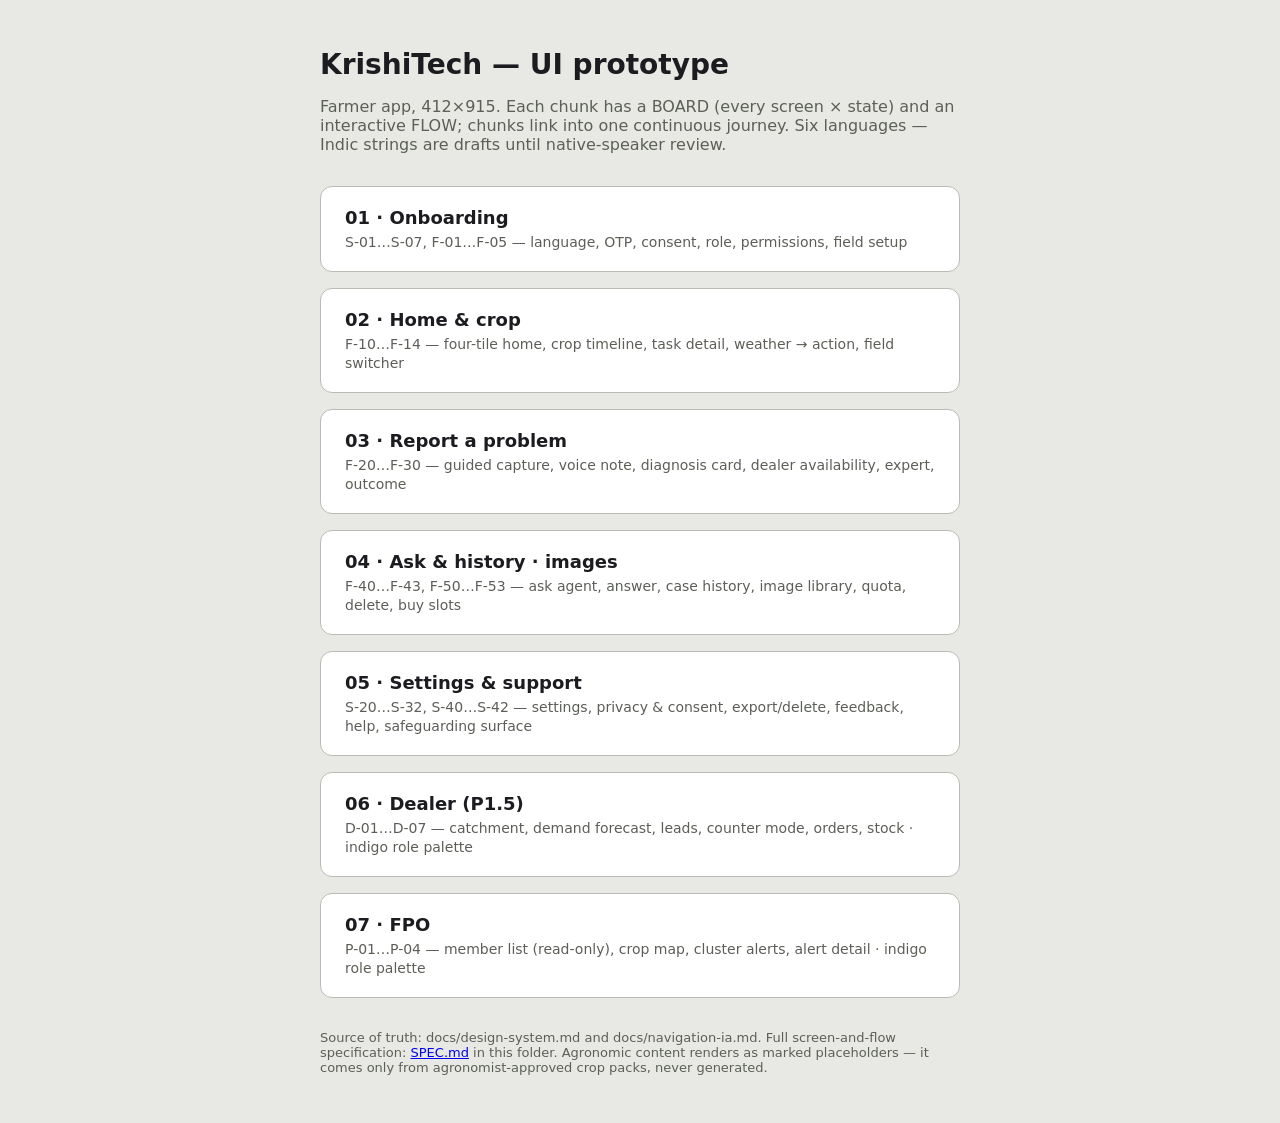
<file: design/prototype/index.html>
<!doctype html>
<html lang="en">
<head>
<meta charset="utf-8">
<meta name="viewport" content="width=device-width, initial-scale=1">
<title>KrishiTech — UI prototype</title>
<style>
  * { box-sizing: border-box; margin: 0; }
  body { font-family: system-ui, sans-serif; background: #E8E9E4; color: #1C1B1F; padding: 48px 24px; }
  main { max-width: 640px; margin: 0 auto; display: flex; flex-direction: column; gap: 16px; }
  h1 { font-size: 28px; }
  p.sub { color: #5C5F58; margin-bottom: 16px; }
  a.chunk {
    display: block; background: #fff; border: 1px solid #B9BCB4; border-radius: 12px;
    padding: 20px 24px; text-decoration: none; color: inherit;
  }
  a.chunk:hover { border-color: #17643B; }
  a.chunk b { display: block; font-size: 18px; margin-bottom: 4px; }
  a.chunk span { color: #5C5F58; font-size: 14px; }
  a.chunk.soon { opacity: 0.5; pointer-events: none; }
  footer { max-width: 640px; margin: 32px auto 0; color: #5C5F58; font-size: 13px; }
</style>
</head>
<body>
<main>
  <h1>KrishiTech — UI prototype</h1>
  <p class="sub">Farmer app, 412×915. Each chunk has a BOARD (every screen × state)
  and an interactive FLOW; chunks link into one continuous journey. Six languages —
  Indic strings are drafts until native-speaker review.</p>

  <a class="chunk" href="01-onboarding/index.html">
    <b>01 · Onboarding</b>
    <span>S-01…S-07, F-01…F-05 — language, OTP, consent, role, permissions, field setup</span>
  </a>
  <a class="chunk" href="02-home-crop/index.html">
    <b>02 · Home &amp; crop</b>
    <span>F-10…F-14 — four-tile home, crop timeline, task detail, weather → action, field switcher</span>
  </a>
  <a class="chunk" href="03-report-problem/index.html">
    <b>03 · Report a problem</b>
    <span>F-20…F-30 — guided capture, voice note, diagnosis card, dealer availability, expert, outcome</span>
  </a>
  <a class="chunk" href="04-ask-history/index.html">
    <b>04 · Ask &amp; history · images</b>
    <span>F-40…F-43, F-50…F-53 — ask agent, answer, case history, image library, quota, delete, buy slots</span>
  </a>
  <a class="chunk" href="05-settings/index.html">
    <b>05 · Settings &amp; support</b>
    <span>S-20…S-32, S-40…S-42 — settings, privacy &amp; consent, export/delete, feedback, help, safeguarding surface</span>
  </a>
  <a class="chunk" href="06-dealer/index.html">
    <b>06 · Dealer (P1.5)</b>
    <span>D-01…D-07 — catchment, demand forecast, leads, counter mode, orders, stock · indigo role palette</span>
  </a>
  <a class="chunk" href="07-fpo/index.html">
    <b>07 · FPO</b>
    <span>P-01…P-04 — member list (read-only), crop map, cluster alerts, alert detail · indigo role palette</span>
  </a>
</main>
<footer>
  Source of truth: docs/design-system.md and docs/navigation-ia.md.
  Full screen-and-flow specification: <a href="SPEC.md">SPEC.md</a> in this folder.
  Agronomic content renders as marked placeholders — it comes only from
  agronomist-approved crop packs, never generated.
</footer>
</body>
</html>
</file>
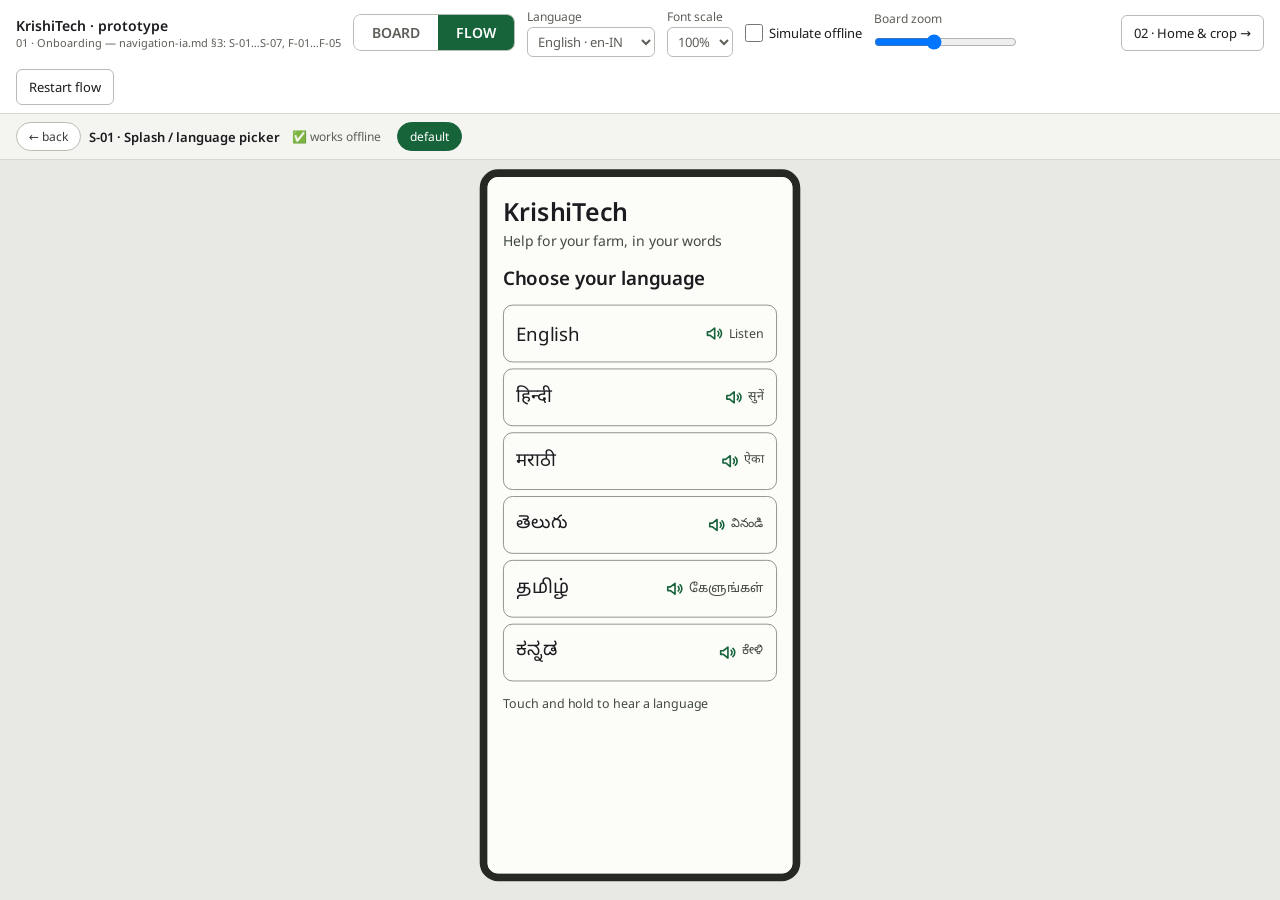
<file: design/prototype/01-onboarding/index.html>
<!doctype html>
<html lang="en">
<head>
<meta charset="utf-8">
<meta name="viewport" content="width=device-width, initial-scale=1">
<title>KrishiTech — 01 Onboarding prototype (S-01…S-07 · F-01…F-05)</title>
<link rel="preconnect" href="https://fonts.googleapis.com">
<link rel="preconnect" href="https://fonts.gstatic.com" crossorigin>
<link rel="stylesheet" href="https://fonts.googleapis.com/css2?family=Noto+Sans:wght@400;600&family=Noto+Sans+Devanagari:wght@400;600&family=Noto+Sans+Telugu:wght@400;600&family=Noto+Sans+Tamil:wght@400;600&family=Noto+Sans+Kannada:wght@400;600&display=swap">
<link rel="stylesheet" href="../shared/tokens.css">
<link rel="stylesheet" href="../shared/styles.css">
</head>
<body>

<header class="chrome">
  <div class="brand">KrishiTech · prototype
    <small id="brandSub"></small>
  </div>
  <nav class="seg" aria-label="View mode">
    <button id="btnBoard" type="button">BOARD</button>
    <button id="btnFlow" type="button">FLOW</button>
  </nav>
  <label class="ctl">Language
    <select id="selLang"></select>
  </label>
  <label class="ctl">Font scale
    <select id="selScale">
      <option value="1" selected>100%</option>
      <option value="1.5">150%</option>
      <option value="2">200%</option>
    </select>
  </label>
  <label class="toggle"><input type="checkbox" id="chkOffline"> Simulate offline</label>
  <label class="ctl">Board zoom
    <input type="range" id="rangeTiles" min="0.3" max="0.6" step="0.02" value="0.42">
  </label>
  <span class="spacer"></span>
  <span id="chunklinks"></span>
  <button class="plainbtn" id="btnRestart" type="button">Restart flow</button>
</header>

<div class="statebar" id="statebar"></div>
<main class="stage" id="stage"></main>
<div class="toast" id="toast" role="status"></div>

<noscript>This prototype needs JavaScript. Open index.html in any modern browser.</noscript>

<script src="../shared/strings/en-IN.js"></script>
<script src="../shared/strings/hi-IN.js"></script>
<script src="../shared/strings/mr-IN.js"></script>
<script src="../shared/strings/te-IN.js"></script>
<script src="../shared/strings/ta-IN.js"></script>
<script src="../shared/strings/kn-IN.js"></script>
<script src="../shared/proto.js"></script>
<script src="screens.js"></script>
</body>
</html>
</file>
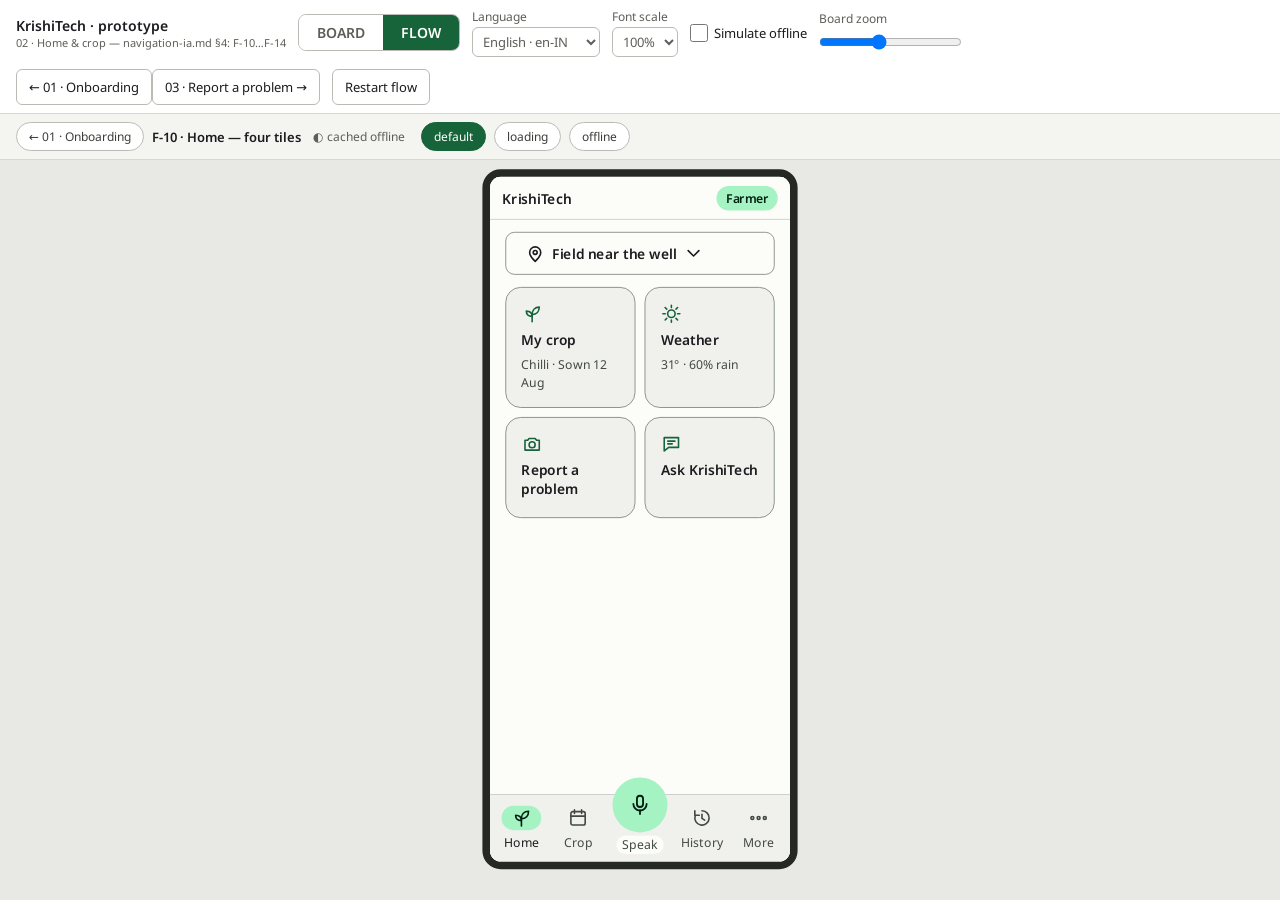
<file: design/prototype/02-home-crop/index.html>
<!doctype html>
<html lang="en">
<head>
<meta charset="utf-8">
<meta name="viewport" content="width=device-width, initial-scale=1">
<title>KrishiTech — 02 Home &amp; crop prototype (F-10…F-14)</title>
<link rel="preconnect" href="https://fonts.googleapis.com">
<link rel="preconnect" href="https://fonts.gstatic.com" crossorigin>
<link rel="stylesheet" href="https://fonts.googleapis.com/css2?family=Noto+Sans:wght@400;600&family=Noto+Sans+Devanagari:wght@400;600&family=Noto+Sans+Telugu:wght@400;600&family=Noto+Sans+Tamil:wght@400;600&family=Noto+Sans+Kannada:wght@400;600&display=swap">
<link rel="stylesheet" href="../shared/tokens.css">
<link rel="stylesheet" href="../shared/styles.css">
</head>
<body>

<header class="chrome">
  <div class="brand">KrishiTech · prototype
    <small id="brandSub"></small>
  </div>
  <nav class="seg" aria-label="View mode">
    <button id="btnBoard" type="button">BOARD</button>
    <button id="btnFlow" type="button">FLOW</button>
  </nav>
  <label class="ctl">Language
    <select id="selLang"></select>
  </label>
  <label class="ctl">Font scale
    <select id="selScale">
      <option value="1" selected>100%</option>
      <option value="1.5">150%</option>
      <option value="2">200%</option>
    </select>
  </label>
  <label class="toggle"><input type="checkbox" id="chkOffline"> Simulate offline</label>
  <label class="ctl">Board zoom
    <input type="range" id="rangeTiles" min="0.3" max="0.6" step="0.02" value="0.42">
  </label>
  <span class="spacer"></span>
  <span id="chunklinks"></span>
  <button class="plainbtn" id="btnRestart" type="button">Restart flow</button>
</header>

<div class="statebar" id="statebar"></div>
<main class="stage" id="stage"></main>
<div class="toast" id="toast" role="status"></div>

<noscript>This prototype needs JavaScript. Open index.html in any modern browser.</noscript>

<script src="../shared/strings/en-IN.js"></script>
<script src="../shared/strings/hi-IN.js"></script>
<script src="../shared/strings/mr-IN.js"></script>
<script src="../shared/strings/te-IN.js"></script>
<script src="../shared/strings/ta-IN.js"></script>
<script src="../shared/strings/kn-IN.js"></script>
<script src="../shared/proto.js"></script>
<script src="screens.js"></script>
</body>
</html>
</file>
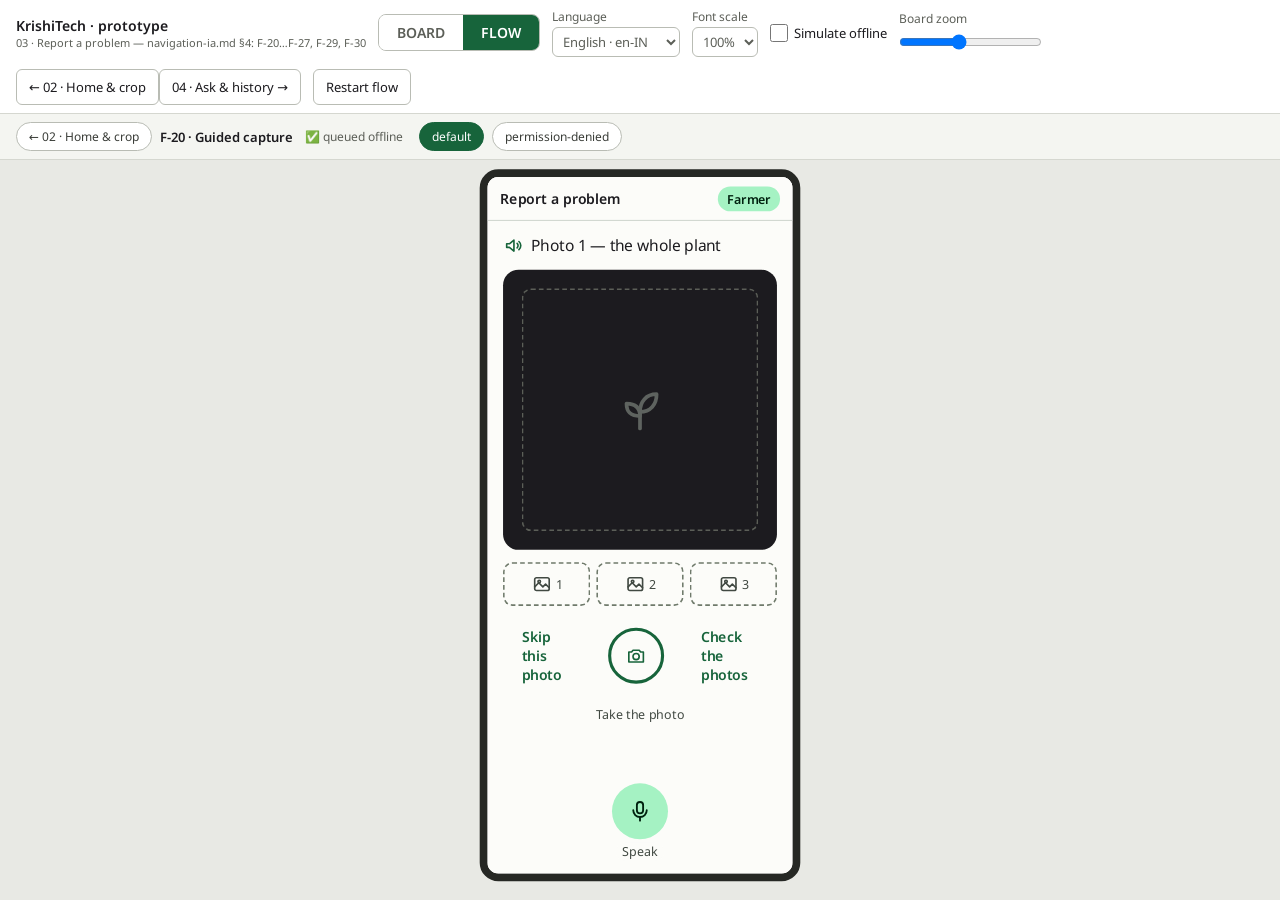
<file: design/prototype/03-report-problem/index.html>
<!doctype html>
<html lang="en">
<head>
<meta charset="utf-8">
<meta name="viewport" content="width=device-width, initial-scale=1">
<title>KrishiTech — 03 Report a problem prototype (F-20…F-30)</title>
<link rel="preconnect" href="https://fonts.googleapis.com">
<link rel="preconnect" href="https://fonts.gstatic.com" crossorigin>
<link rel="stylesheet" href="https://fonts.googleapis.com/css2?family=Noto+Sans:wght@400;600&family=Noto+Sans+Devanagari:wght@400;600&family=Noto+Sans+Telugu:wght@400;600&family=Noto+Sans+Tamil:wght@400;600&family=Noto+Sans+Kannada:wght@400;600&display=swap">
<link rel="stylesheet" href="../shared/tokens.css">
<link rel="stylesheet" href="../shared/styles.css">
</head>
<body>

<header class="chrome">
  <div class="brand">KrishiTech · prototype
    <small id="brandSub"></small>
  </div>
  <nav class="seg" aria-label="View mode">
    <button id="btnBoard" type="button">BOARD</button>
    <button id="btnFlow" type="button">FLOW</button>
  </nav>
  <label class="ctl">Language
    <select id="selLang"></select>
  </label>
  <label class="ctl">Font scale
    <select id="selScale">
      <option value="1" selected>100%</option>
      <option value="1.5">150%</option>
      <option value="2">200%</option>
    </select>
  </label>
  <label class="toggle"><input type="checkbox" id="chkOffline"> Simulate offline</label>
  <label class="ctl">Board zoom
    <input type="range" id="rangeTiles" min="0.3" max="0.6" step="0.02" value="0.42">
  </label>
  <span class="spacer"></span>
  <span id="chunklinks"></span>
  <button class="plainbtn" id="btnRestart" type="button">Restart flow</button>
</header>

<div class="statebar" id="statebar"></div>
<main class="stage" id="stage"></main>
<div class="toast" id="toast" role="status"></div>

<noscript>This prototype needs JavaScript. Open index.html in any modern browser.</noscript>

<script src="../shared/strings/en-IN.js"></script>
<script src="../shared/strings/hi-IN.js"></script>
<script src="../shared/strings/mr-IN.js"></script>
<script src="../shared/strings/te-IN.js"></script>
<script src="../shared/strings/ta-IN.js"></script>
<script src="../shared/strings/kn-IN.js"></script>
<script src="../shared/proto.js"></script>
<script src="screens.js"></script>
</body>
</html>
</file>
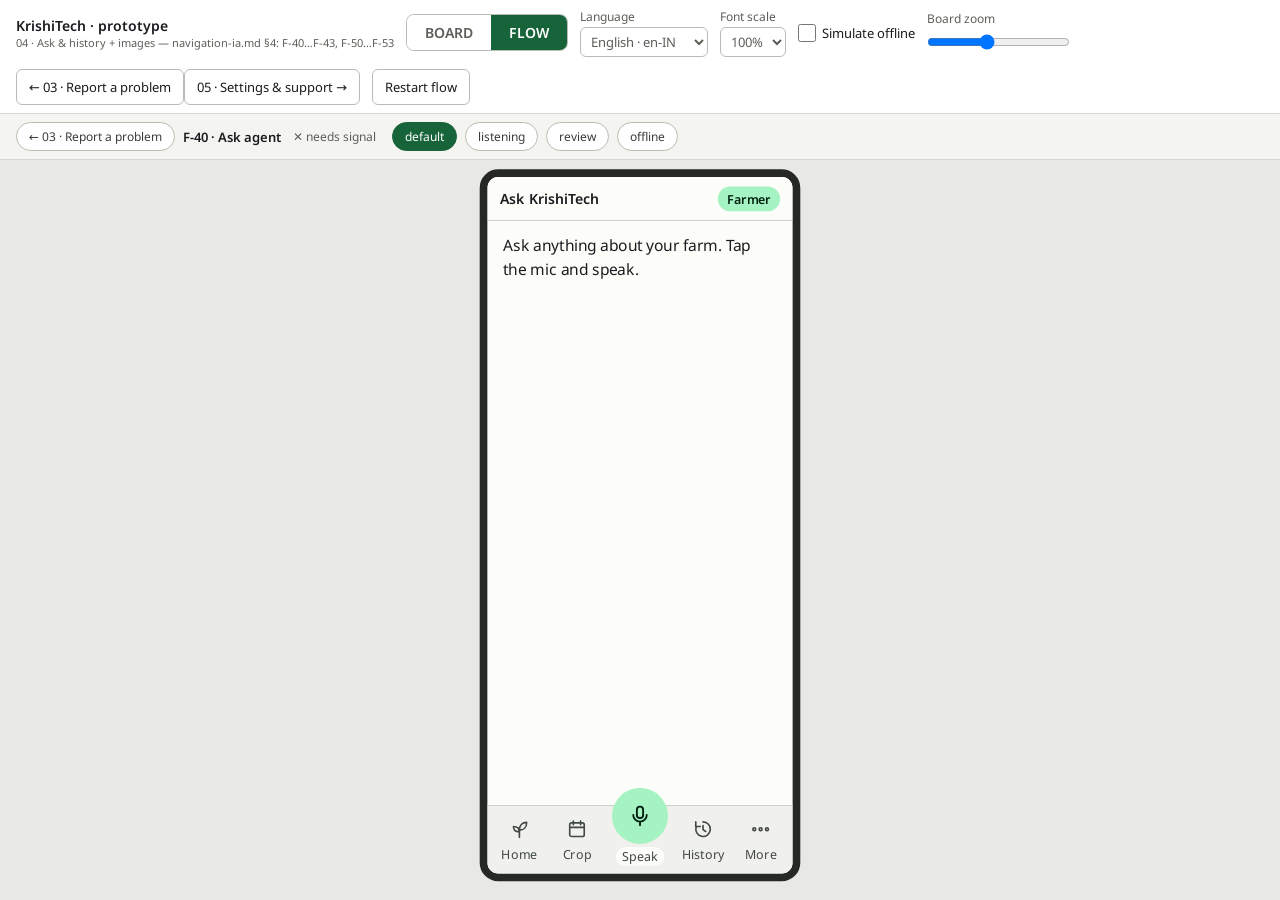
<file: design/prototype/04-ask-history/index.html>
<!doctype html>
<html lang="en">
<head>
<meta charset="utf-8">
<meta name="viewport" content="width=device-width, initial-scale=1">
<title>KrishiTech — 04 Ask &amp; history prototype (F-40…F-43 · F-50…F-53)</title>
<link rel="preconnect" href="https://fonts.googleapis.com">
<link rel="preconnect" href="https://fonts.gstatic.com" crossorigin>
<link rel="stylesheet" href="https://fonts.googleapis.com/css2?family=Noto+Sans:wght@400;600&family=Noto+Sans+Devanagari:wght@400;600&family=Noto+Sans+Telugu:wght@400;600&family=Noto+Sans+Tamil:wght@400;600&family=Noto+Sans+Kannada:wght@400;600&display=swap">
<link rel="stylesheet" href="../shared/tokens.css">
<link rel="stylesheet" href="../shared/styles.css">
</head>
<body>

<header class="chrome">
  <div class="brand">KrishiTech · prototype
    <small id="brandSub"></small>
  </div>
  <nav class="seg" aria-label="View mode">
    <button id="btnBoard" type="button">BOARD</button>
    <button id="btnFlow" type="button">FLOW</button>
  </nav>
  <label class="ctl">Language
    <select id="selLang"></select>
  </label>
  <label class="ctl">Font scale
    <select id="selScale">
      <option value="1" selected>100%</option>
      <option value="1.5">150%</option>
      <option value="2">200%</option>
    </select>
  </label>
  <label class="toggle"><input type="checkbox" id="chkOffline"> Simulate offline</label>
  <label class="ctl">Board zoom
    <input type="range" id="rangeTiles" min="0.3" max="0.6" step="0.02" value="0.42">
  </label>
  <span class="spacer"></span>
  <span id="chunklinks"></span>
  <button class="plainbtn" id="btnRestart" type="button">Restart flow</button>
</header>

<div class="statebar" id="statebar"></div>
<main class="stage" id="stage"></main>
<div class="toast" id="toast" role="status"></div>

<noscript>This prototype needs JavaScript. Open index.html in any modern browser.</noscript>

<script src="../shared/strings/en-IN.js"></script>
<script src="../shared/strings/hi-IN.js"></script>
<script src="../shared/strings/mr-IN.js"></script>
<script src="../shared/strings/te-IN.js"></script>
<script src="../shared/strings/ta-IN.js"></script>
<script src="../shared/strings/kn-IN.js"></script>
<script src="../shared/proto.js"></script>
<script src="screens.js"></script>
</body>
</html>
</file>
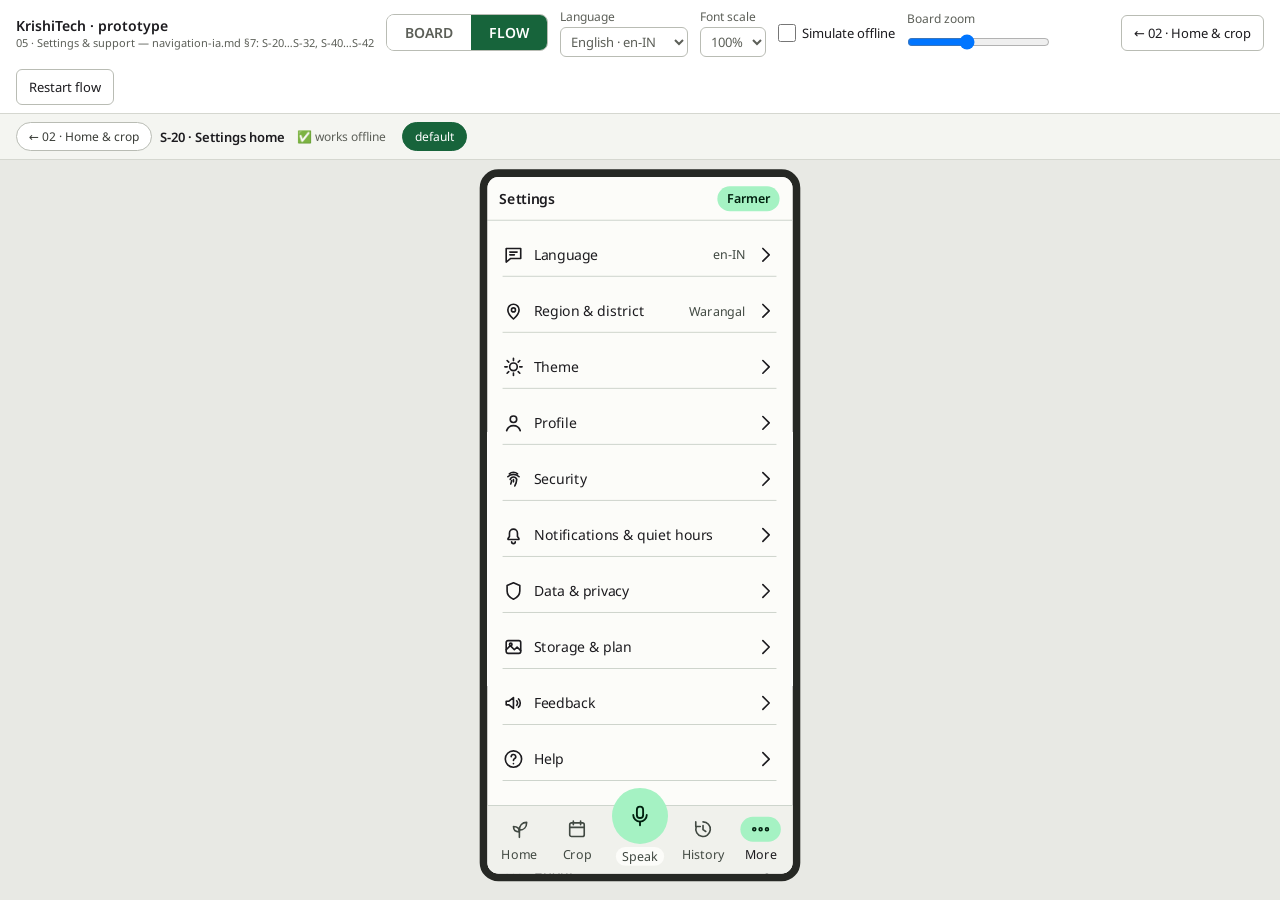
<file: design/prototype/05-settings/index.html>
<!doctype html>
<html lang="en">
<head>
<meta charset="utf-8">
<meta name="viewport" content="width=device-width, initial-scale=1">
<title>KrishiTech — 05 Settings &amp; support prototype (S-20…S-42)</title>
<link rel="preconnect" href="https://fonts.googleapis.com">
<link rel="preconnect" href="https://fonts.gstatic.com" crossorigin>
<link rel="stylesheet" href="https://fonts.googleapis.com/css2?family=Noto+Sans:wght@400;600&family=Noto+Sans+Devanagari:wght@400;600&family=Noto+Sans+Telugu:wght@400;600&family=Noto+Sans+Tamil:wght@400;600&family=Noto+Sans+Kannada:wght@400;600&display=swap">
<link rel="stylesheet" href="../shared/tokens.css">
<link rel="stylesheet" href="../shared/styles.css">
</head>
<body>

<header class="chrome">
  <div class="brand">KrishiTech · prototype
    <small id="brandSub"></small>
  </div>
  <nav class="seg" aria-label="View mode">
    <button id="btnBoard" type="button">BOARD</button>
    <button id="btnFlow" type="button">FLOW</button>
  </nav>
  <label class="ctl">Language
    <select id="selLang"></select>
  </label>
  <label class="ctl">Font scale
    <select id="selScale">
      <option value="1" selected>100%</option>
      <option value="1.5">150%</option>
      <option value="2">200%</option>
    </select>
  </label>
  <label class="toggle"><input type="checkbox" id="chkOffline"> Simulate offline</label>
  <label class="ctl">Board zoom
    <input type="range" id="rangeTiles" min="0.3" max="0.6" step="0.02" value="0.42">
  </label>
  <span class="spacer"></span>
  <span id="chunklinks"></span>
  <button class="plainbtn" id="btnRestart" type="button">Restart flow</button>
</header>

<div class="statebar" id="statebar"></div>
<main class="stage" id="stage"></main>
<div class="toast" id="toast" role="status"></div>

<noscript>This prototype needs JavaScript. Open index.html in any modern browser.</noscript>

<script src="../shared/strings/en-IN.js"></script>
<script src="../shared/strings/hi-IN.js"></script>
<script src="../shared/strings/mr-IN.js"></script>
<script src="../shared/strings/te-IN.js"></script>
<script src="../shared/strings/ta-IN.js"></script>
<script src="../shared/strings/kn-IN.js"></script>
<script src="../shared/proto.js"></script>
<script src="screens.js"></script>
</body>
</html>
</file>
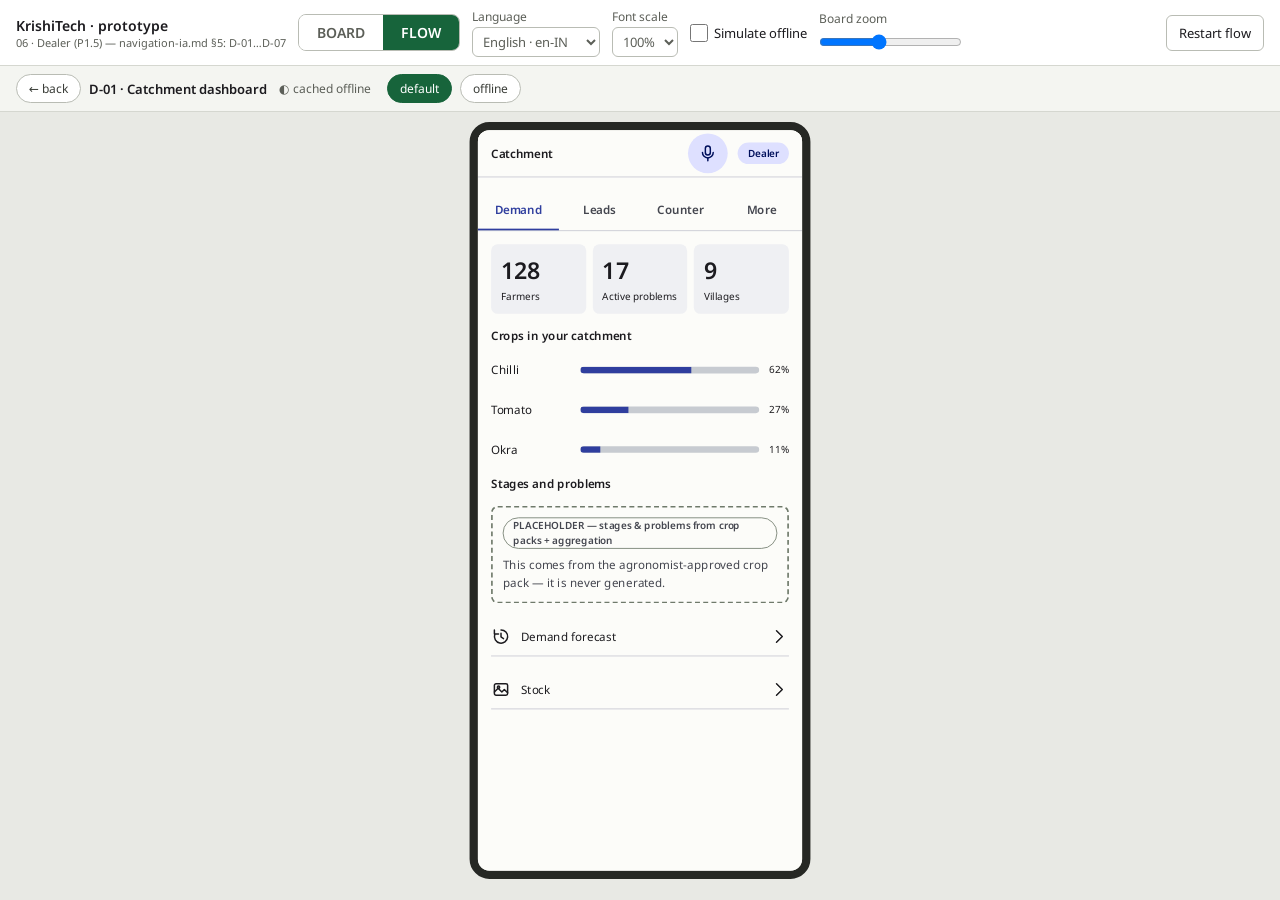
<file: design/prototype/06-dealer/index.html>
<!doctype html>
<html lang="en">
<head>
<meta charset="utf-8">
<meta name="viewport" content="width=device-width, initial-scale=1">
<title>KrishiTech — 06 Dealer prototype (D-01…D-07)</title>
<link rel="preconnect" href="https://fonts.googleapis.com">
<link rel="preconnect" href="https://fonts.gstatic.com" crossorigin>
<link rel="stylesheet" href="https://fonts.googleapis.com/css2?family=Noto+Sans:wght@400;600&family=Noto+Sans+Devanagari:wght@400;600&family=Noto+Sans+Telugu:wght@400;600&family=Noto+Sans+Tamil:wght@400;600&family=Noto+Sans+Kannada:wght@400;600&display=swap">
<link rel="stylesheet" href="../shared/tokens.css">
<link rel="stylesheet" href="../shared/styles.css">
</head>
<body>

<header class="chrome">
  <div class="brand">KrishiTech · prototype
    <small id="brandSub"></small>
  </div>
  <nav class="seg" aria-label="View mode">
    <button id="btnBoard" type="button">BOARD</button>
    <button id="btnFlow" type="button">FLOW</button>
  </nav>
  <label class="ctl">Language
    <select id="selLang"></select>
  </label>
  <label class="ctl">Font scale
    <select id="selScale">
      <option value="1" selected>100%</option>
      <option value="1.5">150%</option>
      <option value="2">200%</option>
    </select>
  </label>
  <label class="toggle"><input type="checkbox" id="chkOffline"> Simulate offline</label>
  <label class="ctl">Board zoom
    <input type="range" id="rangeTiles" min="0.3" max="0.6" step="0.02" value="0.42">
  </label>
  <span class="spacer"></span>
  <span id="chunklinks"></span>
  <button class="plainbtn" id="btnRestart" type="button">Restart flow</button>
</header>

<div class="statebar" id="statebar"></div>
<main class="stage" id="stage"></main>
<div class="toast" id="toast" role="status"></div>

<noscript>This prototype needs JavaScript. Open index.html in any modern browser.</noscript>

<script src="../shared/strings/en-IN.js"></script>
<script src="../shared/strings/hi-IN.js"></script>
<script src="../shared/strings/mr-IN.js"></script>
<script src="../shared/strings/te-IN.js"></script>
<script src="../shared/strings/ta-IN.js"></script>
<script src="../shared/strings/kn-IN.js"></script>
<script src="../shared/proto.js"></script>
<script src="screens.js"></script>
</body>
</html>
</file>
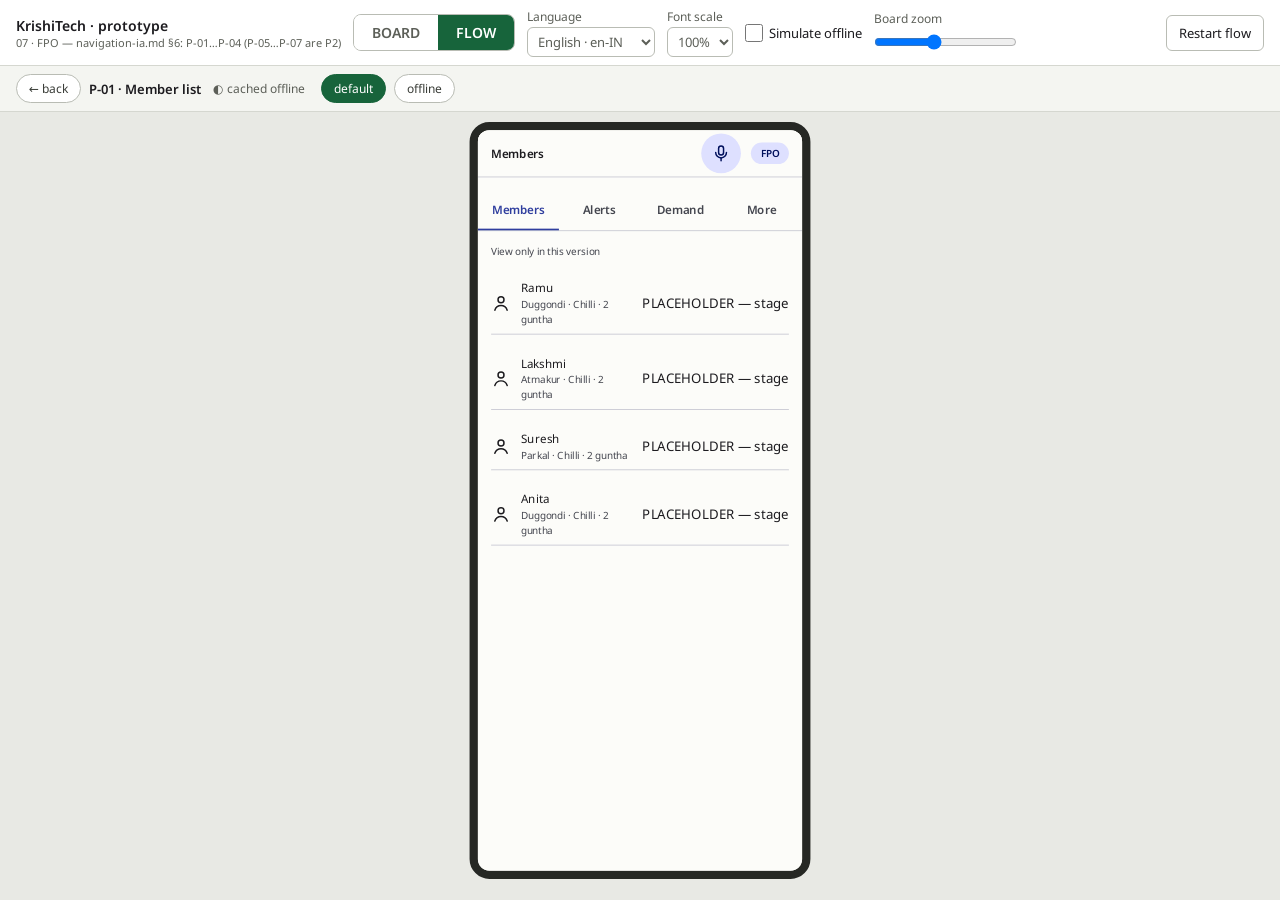
<file: design/prototype/07-fpo/index.html>
<!doctype html>
<html lang="en">
<head>
<meta charset="utf-8">
<meta name="viewport" content="width=device-width, initial-scale=1">
<title>KrishiTech — 07 FPO prototype (P-01…P-04)</title>
<link rel="preconnect" href="https://fonts.googleapis.com">
<link rel="preconnect" href="https://fonts.gstatic.com" crossorigin>
<link rel="stylesheet" href="https://fonts.googleapis.com/css2?family=Noto+Sans:wght@400;600&family=Noto+Sans+Devanagari:wght@400;600&family=Noto+Sans+Telugu:wght@400;600&family=Noto+Sans+Tamil:wght@400;600&family=Noto+Sans+Kannada:wght@400;600&display=swap">
<link rel="stylesheet" href="../shared/tokens.css">
<link rel="stylesheet" href="../shared/styles.css">
</head>
<body>

<header class="chrome">
  <div class="brand">KrishiTech · prototype
    <small id="brandSub"></small>
  </div>
  <nav class="seg" aria-label="View mode">
    <button id="btnBoard" type="button">BOARD</button>
    <button id="btnFlow" type="button">FLOW</button>
  </nav>
  <label class="ctl">Language
    <select id="selLang"></select>
  </label>
  <label class="ctl">Font scale
    <select id="selScale">
      <option value="1" selected>100%</option>
      <option value="1.5">150%</option>
      <option value="2">200%</option>
    </select>
  </label>
  <label class="toggle"><input type="checkbox" id="chkOffline"> Simulate offline</label>
  <label class="ctl">Board zoom
    <input type="range" id="rangeTiles" min="0.3" max="0.6" step="0.02" value="0.42">
  </label>
  <span class="spacer"></span>
  <span id="chunklinks"></span>
  <button class="plainbtn" id="btnRestart" type="button">Restart flow</button>
</header>

<div class="statebar" id="statebar"></div>
<main class="stage" id="stage"></main>
<div class="toast" id="toast" role="status"></div>

<noscript>This prototype needs JavaScript. Open index.html in any modern browser.</noscript>

<script src="../shared/strings/en-IN.js"></script>
<script src="../shared/strings/hi-IN.js"></script>
<script src="../shared/strings/mr-IN.js"></script>
<script src="../shared/strings/te-IN.js"></script>
<script src="../shared/strings/ta-IN.js"></script>
<script src="../shared/strings/kn-IN.js"></script>
<script src="../shared/proto.js"></script>
<script src="screens.js"></script>
</body>
</html>
</file>
<file: design/prototype/shared/tokens.css>
/* =============================================================================
   KrishiTech — design tokens (prototype mirror)
   Source of truth: docs/design-system.md — every value cites its section.
   [derived] = NOT stated in the doc: hand-derived from the §2.1 seeds pending
   the Material Theme Builder export. Replace with the export, keep the names.
   Rendering basis: 1dp = 1px, 1sp = 1px × --sp-factor (font-scale switch).
   ============================================================================= */

:root {
  /* --------------------------------------------------------------- font scale
     §3.5 — layouts must survive 200% font scale. Chrome switch sets this. */
  --sp-factor: 1;

  /* ---------------------------------------------------- §2.1 seeds — farmer */
  --seed-primary:   #17643B;  /* deep leaf   */
  --seed-secondary: #7A5B12;  /* earth ochre */
  --seed-tertiary:  #0E5C63;  /* deep teal   */
  --seed-neutral:   #5C5F58;

  /* -------------------------------------- brand / chrome layer (§1, farmer)
     Light scheme only — §2.5: farmer is light-only in P1.                  */
  --md-primary:              #17643B;  /* seed used as primary40 [derived] */
  --md-on-primary:           #FFFFFF;  /* [derived] */
  --md-primary-container:    #A5F2C3;  /* [derived] */
  --md-on-primary-container: #00210F;  /* [derived] */
  --md-secondary:            #7A5B12;  /* seed as secondary40 [derived] */
  --md-on-secondary:         #FFFFFF;  /* [derived] */
  --md-secondary-container:  #FFDF9E;  /* [derived] */
  --md-on-secondary-container:#251A00; /* [derived] */
  --md-tertiary:             #0E5C63;  /* seed as tertiary40 [derived] */
  --md-on-tertiary:          #FFFFFF;  /* [derived] */
  --md-tertiary-container:   #A9EDF3;  /* [derived] */
  --md-on-tertiary-container:#001F23;  /* [derived] */
  --md-surface:              #FCFCF9;  /* §2.3 — stated light surface */
  --md-on-surface:           #1C1B1F;  /* [derived]; matches §2.7 text */
  --md-surface-container:    #F0F1EC;  /* tonal card surface [derived] */
  --md-surface-container-high:#EAEBE6; /* [derived] */
  --md-on-surface-variant:   #414942;  /* [derived] */
  --md-outline:              #717A70;  /* [derived] */
  --md-outline-variant:      #C1C9C0;  /* [derived] */

  /* M3 error role [derived — see UNSPECIFIED #3 in README]:
     §2.3 forbids the statusUrgent TOKEN on generic errors; it defines no
     error role. M3 baseline error is used. Hex coincides with statusUrgent;
     the token is distinct on purpose (§1 two-layer rule). */
  --md-error:            #B3261E;
  --md-on-error:         #FFFFFF;
  --md-error-container:  #F9DEDC;
  --md-on-error-container:#410E0B;

  /* ------------------------------- semantic layer (§2.3 — stated verbatim) */
  --status-urgent:            #B3261E;
  --status-urgent-container:  #F9DEDC;
  --status-caution:           #8A5000;
  --status-caution-container: #FFDDB0;
  --status-info:              #0B5C8A;
  --status-info-container:    #CDE7F8;
  --outline-quiet:            #6F7A6B;
  --confidence-fill:          #3D4A5C;
  --confidence-track:         #C7CBD1;

  /* --------------------------------------- §3.3 type scale — farmer (sp) */
  --type-answer-size: calc(32px * var(--sp-factor));
  --type-answer-line: calc(48px * var(--sp-factor));
  --type-answer-weight: 600;
  --type-title-size:  calc(24px * var(--sp-factor));
  --type-title-line:  calc(36px * var(--sp-factor));
  --type-title-weight: 600;
  --type-bodylarge-size: calc(20px * var(--sp-factor));
  --type-bodylarge-line: calc(31px * var(--sp-factor));
  --type-body-size:   calc(18px * var(--sp-factor));
  --type-body-line:   calc(28px * var(--sp-factor));
  --type-label-size:  calc(18px * var(--sp-factor));
  --type-label-line:  calc(24px * var(--sp-factor));
  --type-label-weight: 600;
  --type-caption-size: calc(16px * var(--sp-factor));
  --type-caption-line: calc(24px * var(--sp-factor));

  /* §3.1 families — Noto only; weights 400/600 only (§3.1) */
  --font-latin: "Noto Sans", system-ui, sans-serif;
  --font-deva:  "Noto Sans Devanagari", system-ui, sans-serif;
  --font-telu:  "Noto Sans Telugu", system-ui, sans-serif;
  --font-taml:  "Noto Sans Tamil", system-ui, sans-serif;
  --font-knda:  "Noto Sans Kannada", system-ui, sans-serif;

  /* ------------------------------------------- §4 shape & dims — farmer */
  --radius-small: 12px;   /* chip, text field; also buttons [UNSPECIFIED #4] */
  --radius-medium: 20px;  /* card */
  --radius-large: 28px;   /* sheet, dialog */
  --touch-min: 56px;      /* min touch target */
  --touch-sep: 8px;       /* §9 min separation */
  --screen-margin: 20px;  /* screen edge margin */
  --card-padding: 20px;   /* card internal padding */
  --card-border: 1px;     /* §4 elevation: 1dp outlineQuiet border, no shadow */

  /* §4 spacing scale — the only spacing values that exist */
  --sp-4: 4px; --sp-8: 8px; --sp-12: 12px; --sp-16: 16px;
  --sp-24: 24px; --sp-32: 32px; --sp-48: 48px;

  /* ------------------------------------------------------- §5 voice / mic */
  --mic-size: 72px;       /* §5 mic target, bottom-centre */

  /* ------------------------------------------------------------ §6 motion */
  --motion-standard: 200ms;
  --motion-emphasised: 350ms;

  /* -------------------------------------------------------- §7 iconography */
  --icon-size: 28px;      /* farmer; Material Symbols Outlined wt 400 */

  /* ---------------------------------------------------- §9 accessibility */
  --focus-width: 2px;     /* visible focus indicator, primary */

  /* ------------------------------------------------------ §2.7 S-42 only */
  --s42-surface: #FFFFFF;
  --s42-text: #1C1B1F;
}

/* =============================================================================
   Dealer / FPO role overrides — design-system §1 two-layer model.
   ONLY the brand/chrome layer and role-varying dims change; the semantic
   tokens (§2.3) are deliberately NOT overridden — severity, confidence and
   sync render identically in every role.
   Brand tones [derived] from the §2.1 dealer/FPO seeds (#2F3E9E indigo,
   #4A5568 slate, #6B4E71 muted plum, #5A5C63 neutral) pending the Material
   Theme Builder export. Shape/dims/type from §3.3 + §4 dealer columns.
   Dark theme: dealer/FPO follow system (§2.5) — prototype renders light only.
   ============================================================================= */
.role-dealer {
  --md-primary:              #2F3E9E;  /* seed as primary40 [derived] */
  --md-on-primary:           #FFFFFF;
  --md-primary-container:    #DEE0FF;  /* [derived] */
  --md-on-primary-container: #00105C;  /* [derived] */
  --md-secondary:            #4A5568;
  --md-on-secondary:         #FFFFFF;
  --md-secondary-container:  #DCE3F0;  /* [derived] */
  --md-on-secondary-container:#131C2B; /* [derived] */
  --md-tertiary:             #6B4E71;
  --md-tertiary-container:   #F3DAF8;  /* [derived] */
  --md-on-tertiary-container:#271430;  /* [derived] */
  --md-surface-container:    #EFF0F3;  /* [derived] */
  --md-surface-container-high:#E9EAEF; /* [derived] */
  --md-on-surface-variant:   #44464F;  /* [derived] */
  --md-outline:              #757780;  /* [derived] */
  --md-outline-variant:      #C5C6D0;  /* [derived] */

  /* §4 — dealer/FPO shape & dims */
  --radius-small: 4px;
  --radius-medium: 8px;
  --radius-large: 12px;
  --touch-min: 48px;
  --screen-margin: 16px;
  --card-padding: 12px;
  --icon-size: 24px;      /* §7 dealer icon size */

  /* §3.3 — dealer/FPO type scale (display/title/body/label/caption).
     bodyLarge has no dealer row: interpolated 16/24 [derived]. */
  --type-answer-size: calc(28px * var(--sp-factor));
  --type-answer-line: calc(38px * var(--sp-factor));
  --type-title-size:  calc(20px * var(--sp-factor));
  --type-title-line:  calc(28px * var(--sp-factor));
  --type-bodylarge-size: calc(16px * var(--sp-factor));
  --type-bodylarge-line: calc(24px * var(--sp-factor));
  --type-body-size:   calc(14px * var(--sp-factor));
  --type-body-line:   calc(22px * var(--sp-factor));
  --type-label-size:  calc(14px * var(--sp-factor));
  --type-label-line:  calc(20px * var(--sp-factor));
  --type-caption-size: calc(12px * var(--sp-factor));
  --type-caption-line: calc(18px * var(--sp-factor));
}
</file>
<file: design/prototype/shared/styles.css>
/* =============================================================================
   KrishiTech onboarding prototype — screen styles + review chrome.
   SCREEN styles (".scr …") use design tokens from tokens.css only.
   CHROME styles (".chrome …", ".board …") are the review harness, not the app —
   they carry their own values and are not part of design-system parity.
   ============================================================================= */

* { box-sizing: border-box; margin: 0; padding: 0; }
html, body { height: 100%; }
body {
  font-family: var(--font-latin);
  background: #E8E9E4;
  color: #1C1B1F;
  overflow: hidden;
  display: flex; flex-direction: column;
}

button { font: inherit; border: none; background: none; cursor: pointer; color: inherit; text-align: inherit; }
input, select { font: inherit; color: inherit; }

:focus-visible { outline: var(--focus-width) solid var(--md-primary); outline-offset: 2px; }

/* ═══════════════════════════════════════════════ review chrome (not the app) */

.chrome {
  flex: none; z-index: 50;
  background: #FFFFFF; border-bottom: 1px solid #D5D7D0;
  display: flex; align-items: center; gap: 12px;
  padding: 8px 16px; flex-wrap: wrap; min-height: 56px;
}
.chrome .brand { font-weight: 600; font-size: 14px; white-space: nowrap; }
.chrome .brand small { display: block; font-weight: 400; color: #5C5F58; font-size: 11px; }

.seg { display: flex; border: 1px solid #B9BCB4; border-radius: 8px; overflow: hidden; }
.seg button { padding: 8px 18px; font-size: 14px; font-weight: 600; color: #5C5F58; background: #fff; }
.seg button.on { background: #17643B; color: #fff; }

.chrome label.ctl { font-size: 12px; color: #5C5F58; display: flex; flex-direction: column; gap: 2px; }
.chrome select, .chrome input[type="range"] { font-size: 13px; padding: 4px 6px; border: 1px solid #B9BCB4; border-radius: 6px; background: #fff; }
.chrome .toggle { display: flex; align-items: center; gap: 6px; font-size: 13px; cursor: pointer; user-select: none; }
.chrome .toggle input { width: 18px; height: 18px; }
.chrome .spacer { flex: 1; }
.chrome .plainbtn { font-size: 13px; padding: 8px 12px; border: 1px solid #B9BCB4; border-radius: 6px; background: #fff; }

.statebar {
  flex: none; z-index: 49;
  display: flex; align-items: center; gap: 8px; flex-wrap: wrap;
  padding: 8px 16px; background: #F4F5F1; border-bottom: 1px solid #D5D7D0;
}
.statebar .sid { font-size: 13px; font-weight: 600; margin-right: 4px; }
.statebar .offmark { font-size: 12px; color: #5C5F58; margin-right: 8px; }
.statebar .chip {
  font-size: 12px; padding: 5px 12px; border-radius: 999px;
  border: 1px solid #B9BCB4; background: #fff; color: #3a3d38;
}
.statebar .chip.on { background: #17643B; border-color: #17643B; color: #fff; }
.statebar .note { font-size: 12px; color: #8A5000; }

.stage {
  position: relative; flex: 1; min-height: 0;
  overflow: auto;
}
.stage.flowstage { display: flex; align-items: flex-start; justify-content: center; }

.phonewrap { transform-origin: top center; padding: 12px 0 24px; }
.phone {
  width: 412px; height: 915px; background: var(--md-surface);
  border-radius: 24px; border: 10px solid #262824;
  overflow: hidden; position: relative;
}

.toast {
  position: fixed; bottom: 18px; left: 50%; transform: translateX(-50%);
  background: #262824; color: #fff; font-size: 13px;
  padding: 10px 18px; border-radius: 8px; z-index: 60;
  opacity: 0; transition: opacity 200ms; pointer-events: none; max-width: 80vw;
}
.toast.show { opacity: 1; }

/* draft ribbon — chrome overlay on non-English screens */
.ribbon {
  position: absolute; top: 62px; right: -52px; z-index: 20;
  transform: rotate(45deg); width: 210px; text-align: center;
  background: #3A3D38; color: #FFFFFF; font-size: 11px; font-weight: 600;
  letter-spacing: 0.3px; padding: 4px 0; pointer-events: none;
}

/* ═══════════════════════════════════════════════════════════ board mode */

.board { position: relative; padding: 24px 32px 64px; }
.board .hint { font-size: 13px; color: #5C5F58; margin-bottom: 24px; }
.board .groups { display: flex; flex-wrap: wrap; gap: 72px 96px; position: relative; z-index: 2; }
.grp { position: relative; }
.grp header { margin-bottom: 10px; max-width: 640px; }
.grp header .gid { font-size: 15px; font-weight: 600; }
.grp header .gname { font-size: 13px; color: #5C5F58; }
.grp header .goff {
  display: inline-block; font-size: 11px; padding: 2px 8px; border-radius: 999px;
  border: 1px solid #B9BCB4; color: #3a3d38; margin-top: 4px; background: #fff;
}
.grp .tiles { display: flex; gap: 16px; align-items: flex-start; }
.tile { cursor: pointer; }
.tile .frame {
  width: calc(412px * var(--tilescale, 0.42));
  height: calc(915px * var(--tilescale, 0.42));
  overflow: hidden; border-radius: 12px; border: 2px solid #262824;
  background: var(--md-surface); position: relative;
}
.tile .frame:hover { border-color: #17643B; }
.tile .inner {
  width: 412px; height: 915px;
  transform: scale(var(--tilescale, 0.42)); transform-origin: top left;
  pointer-events: none; position: relative; background: var(--md-surface);
}
.tile .tlabel { font-size: 12px; margin-top: 6px; text-align: center; color: #3a3d38; }
.tile .tlabel b { font-weight: 600; }

#arrows { position: absolute; top: 0; left: 0; z-index: 1; pointer-events: none; }
#arrows path { stroke: #8A938A; stroke-width: 2; fill: none; }
#arrows text { font-size: 12px; fill: #5C5F58; }
#arrows .lbl-bg { fill: #E8E9E4; }

/* ═══════════════════════════════ app screens — design-system tokens only */

.scr {
  position: absolute; inset: 0;
  display: flex; flex-direction: column;
  padding: var(--screen-margin);
  gap: var(--sp-16);
  background: var(--md-surface);
  color: var(--md-on-surface);
  overflow-y: auto;
}
.scr.center { justify-content: center; }

/* type roles — §3.3 */
.t-answer { font-size: var(--type-answer-size); line-height: var(--type-answer-line); font-weight: var(--type-answer-weight); }
.t-title { font-size: var(--type-title-size); line-height: var(--type-title-line); font-weight: var(--type-title-weight); }
.t-bodylarge { font-size: var(--type-bodylarge-size); line-height: var(--type-bodylarge-line); font-weight: 400; }
.t-body { font-size: var(--type-body-size); line-height: var(--type-body-line); font-weight: 400; }
.t-label { font-size: var(--type-label-size); line-height: var(--type-label-line); font-weight: var(--type-label-weight); }
.t-caption { font-size: var(--type-caption-size); line-height: var(--type-caption-line); font-weight: 400; }
.muted { color: var(--md-on-surface-variant); }

/* per-script families — §3.1 */
.lang-en { font-family: var(--font-latin); }
.lang-hi, .lang-mr { font-family: var(--font-deva); }
.lang-te { font-family: var(--font-telu); }
.lang-ta { font-family: var(--font-taml); }
.lang-kn { font-family: var(--font-knda); }

/* icons — §7: stroke SVG stand-ins for Material Symbols Outlined */
.ic { width: var(--icon-size); height: var(--icon-size); flex: none; display: inline-flex; }
.ic svg { width: 100%; height: 100%; stroke: currentColor; fill: none; stroke-width: 1.8; stroke-linecap: round; stroke-linejoin: round; }

/* buttons — §4 targets, §3.3 label role. Radius: UNSPECIFIED #4 (small) */
.btn {
  display: flex; align-items: center; justify-content: center; gap: var(--sp-8);
  min-height: var(--touch-min);
  padding: var(--sp-12) var(--sp-24);
  border-radius: var(--radius-small);
  font-size: var(--type-label-size); line-height: var(--type-label-line); font-weight: var(--type-label-weight);
  transition: background-color var(--motion-standard);
  width: 100%;
}
.btn + .btn, .btn + .field, .field + .btn { margin-top: var(--touch-sep); }
.btn-primary { background: var(--md-primary); color: var(--md-on-primary); }
.btn-tonal { background: var(--md-primary-container); color: var(--md-on-primary-container); }
.btn-outline { background: none; color: var(--md-primary); border: 1px solid var(--md-outline); }
.btn-text { background: none; color: var(--md-primary); }
.btn[disabled] { opacity: 0.38; cursor: default; }

/* cards — §4: tonal surface + 1dp outlineQuiet border, no shadow */
.card {
  background: var(--md-surface-container);
  border: var(--card-border) solid var(--outline-quiet);
  border-radius: var(--radius-medium);
  padding: var(--card-padding);
  display: flex; flex-direction: column; gap: var(--sp-12);
}
.card .row { display: flex; align-items: flex-start; gap: var(--sp-12); }

/* neutral offline / queued presentation — §5: neutral, never amber */
.card.neutral { background: var(--md-surface); }

/* error presentation — error role, never statusUrgent (§2.3) */
.card.error {
  background: var(--md-error-container);
  border-color: var(--md-error);
  color: var(--md-on-error-container);
}

/* info (statusInfo — neutral advisory §2.3) */
.card.info {
  background: var(--status-info-container);
  border-color: var(--status-info);
  color: var(--md-on-surface);
}

/* text fields — §4 small radius, §3.3 body */
.field { display: flex; flex-direction: column; gap: var(--sp-4); }
.field .flabel { font-size: var(--type-caption-size); line-height: var(--type-caption-line); color: var(--md-on-surface-variant); }
.field input, .field select, .fieldbox {
  min-height: var(--touch-min);
  border: 1px solid var(--md-outline);
  border-radius: var(--radius-small);
  padding: var(--sp-12) var(--sp-16);
  background: var(--md-surface);
  font-size: var(--type-body-size); line-height: var(--type-body-line);
  width: 100%;
}
.fieldbox { display: flex; align-items: center; }
.fieldbox.big { font-size: var(--type-title-size); line-height: var(--type-title-line); letter-spacing: normal; }

/* choice chips — §4 chip radius */
.chips { display: flex; flex-wrap: wrap; gap: var(--touch-sep); }
.chipbtn {
  min-height: var(--touch-min);
  padding: var(--sp-12) var(--sp-24);
  border-radius: var(--radius-small);
  border: 1px solid var(--md-outline);
  font-size: var(--type-label-size); line-height: var(--type-label-line); font-weight: var(--type-label-weight);
  color: var(--md-on-surface);
  display: flex; align-items: center; gap: var(--sp-8);
}
.chipbtn.on { background: var(--md-primary-container); color: var(--md-on-primary-container); border-color: var(--md-primary); }

/* keypad — in-app number pad (UNSPECIFIED #5), 56dp keys, 8dp separation */
.keypad { display: grid; grid-template-columns: repeat(3, minmax(0, 1fr)); gap: var(--touch-sep); margin-top: auto; }
.keypad button {
  min-height: var(--touch-min);
  border-radius: var(--radius-small);
  background: var(--md-surface-container);
  border: 1px solid var(--md-outline-variant);
  font-size: var(--type-title-size); line-height: var(--type-title-line); font-weight: 400;
  display: flex; align-items: center; justify-content: center; gap: var(--sp-4);
}
.keypad button .ic { width: var(--icon-size); height: var(--icon-size); }

/* OTP boxes — display only; keypad is the touch target */
.otp { display: flex; gap: var(--touch-sep); justify-content: center; }
.otp .obox {
  width: 48px; min-height: var(--touch-min);
  border: 1px solid var(--md-outline); border-radius: var(--radius-small);
  display: flex; align-items: center; justify-content: center;
  font-size: var(--type-title-size); line-height: var(--type-title-line);
  background: var(--md-surface);
}
.otp .obox.filled { border-color: var(--md-primary); }

/* language rows — S-01 */
.langlist { display: flex; flex-direction: column; gap: var(--touch-sep); }
.langrow {
  display: flex; align-items: center; gap: var(--sp-16);
  min-height: var(--touch-min);
  border: 1px solid var(--md-outline);
  border-radius: var(--radius-small);
  padding: var(--sp-8) var(--sp-16);
  background: var(--md-surface);
  width: 100%;
}
.langrow .lname { font-size: var(--type-title-size); line-height: var(--type-title-line); font-weight: 400; flex: 1; text-align: left; min-height: var(--touch-min); }
.lspeak { display: flex; align-items: center; gap: var(--sp-4); color: var(--md-primary); text-align: left; }
.lspeak .t-caption { color: var(--md-on-surface-variant); }
.langrow .lspeak { min-height: var(--touch-min); }

/* permission cards — S-06 */
.permcard { border: 1px solid var(--outline-quiet); border-radius: var(--radius-medium); padding: var(--card-padding); background: var(--md-surface-container); display: flex; flex-direction: column; gap: var(--sp-12); }
.permcard .prow { display: flex; align-items: center; gap: var(--sp-12); }
.permcard .pacts { display: flex; gap: var(--touch-sep); }
.permcard .pacts .btn { margin-top: 0; }
.permcard.done { border-color: var(--md-primary); }
.pstate { display: flex; align-items: center; gap: var(--sp-4); color: var(--md-primary); }
.pstate.off { color: var(--md-on-surface-variant); }

/* mic — §5. FAB docked bottom-centre from S-06 on (UNSPECIFIED #2) */
.micdock { position: absolute; left: 0; right: 0; bottom: var(--sp-16); display: flex; flex-direction: column; align-items: center; gap: var(--sp-4); pointer-events: none; z-index: 6; }
.micdock .mic { pointer-events: auto; }
.mic {
  width: var(--mic-size); height: var(--mic-size); border-radius: 50%;
  display: flex; align-items: center; justify-content: center;
  background: var(--md-primary-container); color: var(--md-on-primary-container);
  position: relative;
}
.mic .ic { width: 32px; height: 32px; }
.mic.listening { background: var(--md-primary); color: var(--md-on-primary); }
.mic.listening::after {
  content: ""; position: absolute; inset: -8px; border-radius: 50%;
  border: 2px solid var(--md-primary);
  animation: micpulse 1.2s ease-out infinite;
}
.mic.queued { background: none; border: 2px solid var(--outline-quiet); color: var(--outline-quiet); }
.mic.error { background: none; border: 2px solid var(--status-urgent); color: var(--status-urgent); }
@keyframes micpulse { from { transform: scale(1); opacity: 0.7; } to { transform: scale(1.35); opacity: 0; } }
@media (prefers-reduced-motion: reduce) { .mic.listening::after { animation: none; } }
.miclabel {
  font-size: var(--type-caption-size); line-height: var(--type-caption-line);
  color: var(--md-on-surface-variant);
  background: var(--md-surface); border-radius: 999px; padding: 0 var(--sp-8);
}

/* progress — loading states; §8 "say what is happening", never bare */
.loadrow { display: flex; align-items: center; gap: var(--sp-16); }
.spin {
  width: var(--icon-size); height: var(--icon-size); flex: none;
  border-radius: 50%;
  border: 3px solid var(--confidence-track);
  border-top-color: var(--md-primary);
  animation: spin 1s linear infinite;
}
@keyframes spin { to { transform: rotate(360deg); } }
@media (prefers-reduced-motion: reduce) { .spin { animation: none; } }

/* map placeholder — F-02 */
.mapbox {
  border: 1px solid var(--md-outline-variant); border-radius: var(--radius-medium);
  background: var(--md-surface-container); overflow: hidden; position: relative;
  min-height: 280px; display: flex; align-items: center; justify-content: center;
}
.mapbox svg.terrain { position: absolute; inset: 0; width: 100%; height: 100%; }
.mapbox .pin { position: relative; z-index: 2; color: var(--md-primary); width: 48px; height: 48px; }
.mapbox .pin svg { width: 100%; height: 100%; stroke: currentColor; fill: none; stroke-width: 1.8; stroke-linecap: round; stroke-linejoin: round; }

/* placeholder block — F-05 agronomic tip (never generated) */
.placeholder {
  border: 2px dashed var(--outline-quiet); border-radius: var(--radius-medium);
  padding: var(--card-padding); display: flex; flex-direction: column; gap: var(--sp-8);
}
.placeholder .ptag {
  align-self: flex-start; font-size: var(--type-caption-size); line-height: var(--type-caption-line);
  font-weight: 600; color: var(--md-on-surface-variant);
  border: 1px solid var(--outline-quiet); border-radius: 999px; padding: 0 var(--sp-12);
}

/* speaking pill — simulated TTS */
.speakpill {
  position: absolute; top: var(--sp-16); left: 50%; transform: translateX(-50%);
  display: flex; align-items: center; gap: var(--sp-8);
  background: var(--md-primary-container); color: var(--md-on-primary-container);
  border-radius: 999px; padding: var(--sp-8) var(--sp-16);
  font-size: var(--type-caption-size); line-height: var(--type-caption-line);
  z-index: 10; transition: opacity var(--motion-standard);
}
.speakpill .ic { width: 20px; height: 20px; }

/* ═══════════════ post-login farmer chrome — app bar, role chip, bottom nav */

/* app bar — role stated in words (design-system §8) */
.appbar {
  display: flex; align-items: center; gap: var(--sp-12);
  min-height: var(--touch-min);
  margin: calc(-1 * var(--screen-margin)) calc(-1 * var(--screen-margin)) 0;
  padding: var(--sp-4) var(--sp-16);
  border-bottom: 1px solid var(--md-outline-variant);
  background: var(--md-surface);
  flex: none;
}
.abback { display: flex; align-items: center; gap: var(--sp-4); min-height: var(--touch-min); color: var(--md-primary); }
.abtitle { flex: 1; }
.rolechip {
  background: var(--md-primary-container); color: var(--md-on-primary-container);
  font-size: var(--type-caption-size); line-height: var(--type-caption-line); font-weight: 600;
  border-radius: 999px; padding: var(--sp-4) var(--sp-12); flex: none;
}

/* bottom nav — navigation-ia §2: Home · Crop · (mic) · History · More */
.bottomnav {
  position: absolute; left: 0; right: 0; bottom: 0; z-index: 5;
  display: flex; align-items: stretch;
  background: var(--md-surface-container);
  border-top: 1px solid var(--md-outline-variant);
  padding: var(--sp-8) var(--sp-4);
  min-height: 88px;
}
.bottomnav .navitem {
  flex: 1; min-height: var(--touch-min);
  display: flex; flex-direction: column; align-items: center; justify-content: center; gap: var(--sp-4);
  color: var(--md-on-surface-variant);
}
.bottomnav .navitem .navic { display: flex; border-radius: 999px; padding: 2px var(--sp-12); }
.bottomnav .navitem.on { color: var(--md-on-surface); }
.bottomnav .navitem.on .navic { background: var(--md-primary-container); color: var(--md-on-primary-container); }
.bottomnav .navspacer { width: 88px; flex: none; }
.micdock.withnav { bottom: 10px; }
.scr.withnav { padding-bottom: calc(88px + var(--sp-32)); }

/* home tiles — F-10 four-tile home */
.tilegrid { display: grid; grid-template-columns: repeat(2, minmax(0, 1fr)); gap: var(--sp-12); }
.hometile {
  background: var(--md-surface-container);
  border: var(--card-border) solid var(--outline-quiet);
  border-radius: var(--radius-medium);
  padding: var(--card-padding);
  display: flex; flex-direction: column; align-items: flex-start; gap: var(--sp-8);
  min-height: 132px; text-align: left; color: var(--md-on-surface);
}
.hometile .ic { color: var(--md-primary); }
.hometile .hsub { font-size: var(--type-caption-size); line-height: var(--type-caption-line); color: var(--md-on-surface-variant); }

/* task rows — F-11 (dashed: content pending the crop pack) */
.taskrow {
  display: flex; align-items: center; gap: var(--sp-12);
  border: 2px dashed var(--outline-quiet); border-radius: var(--radius-small);
  padding: var(--sp-12) var(--sp-16); min-height: var(--touch-min);
  width: 100%; text-align: left; color: var(--md-on-surface);
}
.taskrow .grow { flex: 1; }

/* weather rows — F-13 forecast list */
.weatherrow { display: flex; align-items: center; gap: var(--sp-12); min-height: var(--touch-min); }
.weatherrow .wday { flex: 1; }
.weatherrow .wrain { color: var(--md-on-surface-variant); }

/* field cards — F-14 switcher */
.fieldcard { border-width: 2px; }
.fieldcard.on { border-color: var(--md-primary); }

/* ═══════════════════════════ report-a-problem components (chunk 03) */

/* guided capture — F-20. Dark viewfinder stand-in; no real camera. */
.viewfinder {
  background: #1C1B1F; border-radius: var(--radius-medium);
  min-height: 360px; position: relative; overflow: hidden;
  display: flex; align-items: center; justify-content: center;
  color: #8A938A;
}
.viewfinder .vf-guide {
  position: absolute; inset: var(--sp-24);
  border: 2px dashed #5C5F58; border-radius: var(--radius-small);
}
.viewfinder .ic { width: 64px; height: 64px; opacity: 0.6; }
.shutterrow { display: flex; align-items: center; justify-content: center; gap: var(--sp-24); }
.shutter {
  width: var(--mic-size); height: var(--mic-size); border-radius: 50%; flex: none;
  border: 4px solid var(--md-primary); background: var(--md-surface);
  display: flex; align-items: center; justify-content: center; color: var(--md-primary);
}
.shots { display: flex; gap: var(--touch-sep); }
.shots .shot {
  flex: 1; min-height: var(--touch-min); border-radius: var(--radius-small);
  display: flex; align-items: center; justify-content: center; gap: var(--sp-4);
  border: 2px dashed var(--outline-quiet); color: var(--md-on-surface-variant);
}
.shots .shot.filled {
  border: 1px solid var(--md-primary); border-style: solid;
  background: var(--md-primary-container); color: var(--md-on-primary-container);
}

/* photo review — F-21 */
.photocard {
  border: 1px solid var(--outline-quiet); border-radius: var(--radius-medium);
  overflow: hidden; background: var(--md-surface-container);
  display: flex; flex-direction: column;
}
.photocard .pimg {
  min-height: 150px; background: #DDE3D9;
  display: flex; align-items: center; justify-content: center;
  color: var(--outline-quiet); flex-direction: column; gap: var(--sp-4);
}
.photocard .pacts { display: flex; flex-direction: column; gap: var(--touch-sep); padding: var(--sp-8); }
.photocard .pacts .btn { margin-top: 0; min-height: var(--touch-min); padding: var(--sp-8) var(--sp-12); }
.photogrid { display: grid; grid-template-columns: repeat(2, minmax(0, 1fr)); gap: var(--sp-12); }

/* transcript — F-22 / F-23a. Code-mix text; English toggle inline. */
.transcript { background: var(--md-surface-container); border: 1px solid var(--outline-quiet); border-radius: var(--radius-medium); padding: var(--card-padding); display: flex; flex-direction: column; gap: var(--sp-8); }
.engtoggle {
  display: flex; align-items: center; gap: var(--sp-8);
  min-height: var(--touch-min); padding: var(--sp-4) var(--sp-12);
  border-radius: var(--radius-small); border: 1px solid var(--md-outline);
  color: var(--md-on-surface); align-self: flex-start;
}
.engtoggle .knob { width: 40px; height: 22px; border-radius: 999px; background: var(--confidence-track); position: relative; flex: none; }
.engtoggle .knob::after { content: ""; position: absolute; top: 2px; left: 2px; width: 18px; height: 18px; border-radius: 50%; background: var(--md-surface); transition: left var(--motion-standard); }
.engtoggle.on .knob { background: var(--md-primary); }
.engtoggle.on .knob::after { left: 20px; }

/* diagnosis card — F-25. Severity by hue; confidence by fill, never hue (§2.4). */
.sevchip {
  display: inline-flex; align-items: center; gap: var(--sp-8);
  border-radius: 999px; padding: var(--sp-8) var(--sp-16);
  font-size: var(--type-label-size); line-height: var(--type-label-line); font-weight: var(--type-label-weight);
  align-self: flex-start;
}
.sevchip.urgent { background: var(--status-urgent-container); color: #410E0B; }
.sevchip.urgent .ic { color: var(--status-urgent); }
.sevchip.caution { background: var(--status-caution-container); color: #2B1700; }
.sevchip.caution .ic { color: var(--status-caution); }
.confrow { display: flex; flex-direction: column; gap: var(--sp-4); }
.confseg { display: flex; gap: var(--sp-4); }
.confseg span { height: 8px; flex: 1; border-radius: 4px; background: var(--confidence-track); }
.confseg span.on { background: var(--confidence-fill); }
/* healthy: outline + icon + sentence — deliberately no colour (§2.3) */
.card.healthy { background: var(--md-surface); border-color: var(--outline-quiet); }
.card.healthy .ic { color: var(--outline-quiet); }

/* big single-tap answers — F-24 / F-29 / F-30 */
.answers { display: flex; flex-direction: column; gap: var(--touch-sep); }
.answers .btn { justify-content: flex-start; }

/* ═══════════════════════════ images & storage components (chunk 04) */
.thumbgrid { display: grid; grid-template-columns: repeat(3, minmax(0, 1fr)); gap: var(--touch-sep); }
.thumb {
  aspect-ratio: 1; border-radius: var(--radius-small);
  background: #DDE3D9; border: 1px solid var(--outline-quiet);
  display: flex; flex-direction: column; align-items: center; justify-content: center; gap: var(--sp-4);
  color: var(--md-on-surface-variant); position: relative; width: 100%;
}
.thumb .ic { color: var(--outline-quiet); }
.thumb.empty { background: var(--md-surface); border-style: dashed; }
.thumb.sel { border: 3px solid var(--md-primary); }
.thumb.sel::after {
  content: ""; position: absolute; top: 4px; right: 4px; width: 22px; height: 22px;
  border-radius: 50%; background: var(--md-primary);
}
.thumb .tdate { font-size: var(--type-caption-size); line-height: var(--type-caption-line); }

/* destructive confirm — the one sanctioned statusUrgent use outside severity (§2.3) */
.btn-danger { background: var(--status-urgent); color: #FFFFFF; }

/* ═══════════════════════════ settings & support components (chunk 05) */
.srow {
  display: flex; align-items: center; gap: var(--sp-12);
  min-height: var(--touch-min); width: 100%; text-align: left;
  padding: var(--sp-8) 0;
  border-bottom: 1px solid var(--md-outline-variant);
  color: var(--md-on-surface);
}
.srow .grow { flex: 1; }
.srow .sval { color: var(--md-on-surface-variant); }
.srow.disabled { opacity: 0.38; }
.progressbar { height: 8px; border-radius: 4px; background: var(--confidence-track); overflow: hidden; }
.progressbar .fill { height: 100%; background: var(--md-primary); }

/* S-42 — safeguarding surface (design-system §2.7): no brand colour, no role
   palette, no urgent red, no logo. Calm, one action. */
.scr.s42 { background: var(--s42-surface); color: var(--s42-text); }
.scr.s42 .btn-call { background: var(--s42-text); color: var(--s42-surface); }
.scr.s42 .quietbtn { color: var(--s42-text); }

/* ═══════════════════════ dealer/FPO chrome (chunks 06–07): top bar + tabs */
.topnav {
  display: flex; align-items: stretch;
  margin: 0 calc(-1 * var(--screen-margin));
  border-bottom: 1px solid var(--md-outline-variant);
  flex: none;
}
.topnav .tab {
  flex: 1; min-height: var(--touch-min);
  display: flex; align-items: center; justify-content: center;
  font-size: var(--type-label-size); line-height: var(--type-label-line); font-weight: var(--type-label-weight);
  color: var(--md-on-surface-variant);
  border-bottom: 2px solid transparent;
}
.topnav .tab.on { color: var(--md-primary); border-bottom-color: var(--md-primary); }
.abmic {
  width: var(--touch-min); height: var(--touch-min); border-radius: 50%;
  display: flex; align-items: center; justify-content: center;
  background: var(--md-primary-container); color: var(--md-on-primary-container); flex: none;
}
.statgrid { display: grid; grid-template-columns: repeat(3, minmax(0, 1fr)); gap: var(--touch-sep); }
.stattile {
  background: var(--md-surface-container);
  border-radius: var(--radius-medium);
  padding: var(--card-padding);
  display: flex; flex-direction: column; gap: var(--sp-4);
}
.stattile .num { font-size: var(--type-answer-size); line-height: var(--type-answer-line); font-weight: 600; }
.hbar { display: flex; align-items: center; gap: var(--sp-12); min-height: var(--sp-32); }
.hbar .hlabel { width: 96px; flex: none; }
.hbar .progressbar { flex: 1; }

/* misc */
.scr .grow { flex: 1; }
.scr .footer { margin-top: auto; display: flex; flex-direction: column; gap: var(--touch-sep); }
.scr.withmic { padding-bottom: calc(var(--mic-size) + var(--sp-48) + var(--sp-16)); }
.linkrow { display: flex; gap: var(--sp-24); flex-wrap: wrap; }
.linkrow .btn-text { width: auto; padding-left: 0; padding-right: 0; }
.iconline { display: flex; align-items: center; gap: var(--sp-8); }
.checkmark { color: var(--md-primary); }
</file>
